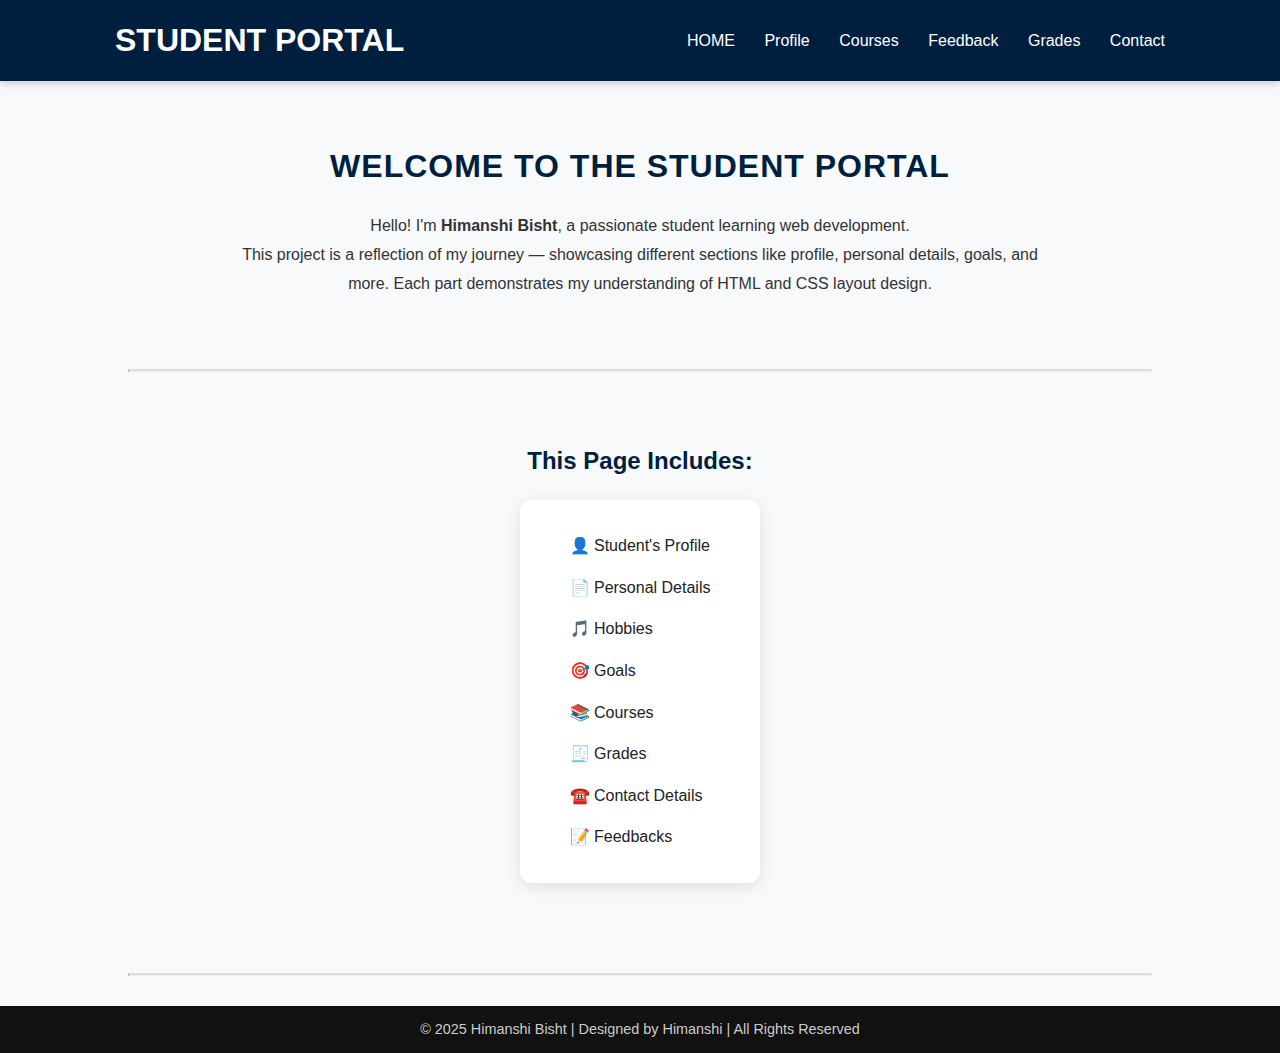
<file: index.html>
<!DOCTYPE html>
<html lang="en">
<head>
  <meta charset="UTF-8" />
  <meta name="viewport" content="width=device-width, initial-scale=1.0" />
  <title>Student Portal Project</title>
  <link rel="stylesheet" href="home.css" />
</head>
<body>

  <header>

    <div class="container">
     <h1>STUDENT PORTAL </h1>
      <nav>
          <a href="#" class="active">HOME</a>
        <a href="profile.html">Profile</a>
        <a href="course.html">Courses</a>
        <a href="feedback.html">Feedback</a>
        <a href="grade.html">Grades</a>
        <a href="contact.html">Contact</a>
      </nav>
    </div>
  </header>


  <section class="intro-section">
    <h1> WELCOME TO THE STUDENT PORTAL </h1>
    <p>
      Hello! I'm <b>Himanshi Bisht</b>, a passionate student learning web development.
      <br>
      This project is a reflection of my journey — showcasing different sections like
      profile, personal details, goals, and more. Each part demonstrates my understanding
      of HTML and CSS layout design.
    </p>
  </section>

  <hr class="divider" />

  <section class="content">
    <h2>This Page Includes:</h2>
    <div class="list-box">
      <ul>
        <li>👤 Student's Profile</li>
        <li>📄 Personal Details</li>
        <li>🎵 Hobbies</li>
        <li>🎯 Goals</li>
        <li>📚 Courses</li>
        <li>🧾 Grades</li>
        <li>☎️ Contact Details</li>
        <li>📝 Feedbacks</li>
      </ul>
    </div>
  </section>

  <hr class="divider" />

 
  <footer>
    <p>© 2025 Himanshi Bisht | Designed by Himanshi | All Rights Reserved</p>
  </footer>

</body>
</html>
</file>
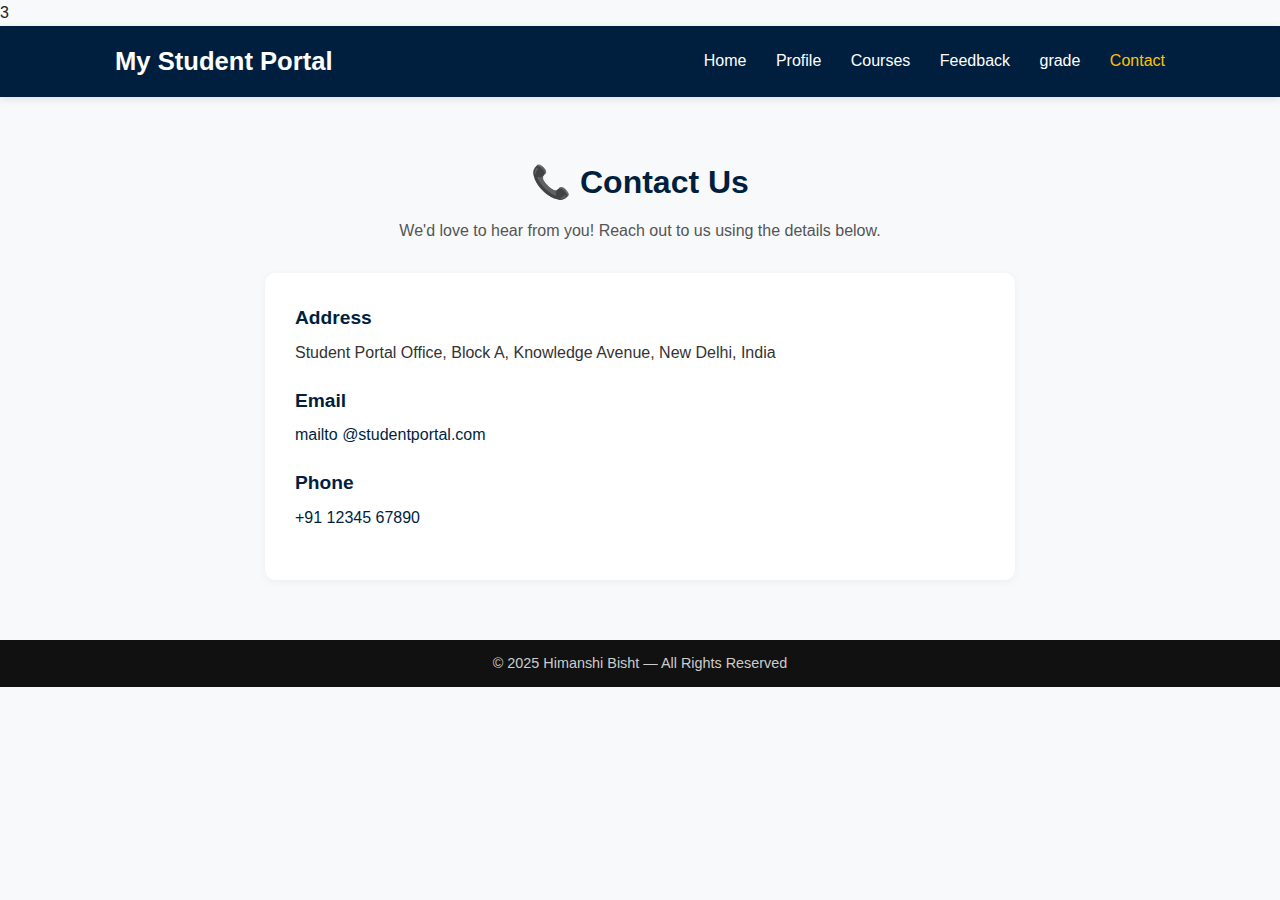
<file: contact.html>
<!DOCTYPE html>
<html lang="en">
<head>
  <meta charset="UTF-8" />
  <meta name="viewport" content="width=device-width, initial-scale=1.0" />
  <title>Contact Us | Student Portal</title>
  <link rel="stylesheet" href="contact.css" />
</head>
<body>
3
 
  <header>
    <div class="container">
      <h1>My Student Portal</h1>
      <nav>
        <a href="home.html">Home</a>
        <a href="profile.html">Profile</a>
        <a href="courses.html">Courses</a>
        <a href="feedback.html">Feedback</a>
        <a href="grade.html">grade</a>
        <a href="#" class="active">Contact</a>
      </nav>
    </div>
  </header>

 
  <main>
    <section class="contact-section">
      <h2>📞 Contact Us</h2>
      <p class="intro">
        We'd love to hear from you! Reach out to us using the details below.
      </p>

      <div class="contact-info">
        <div>
          <h3>Address</h3>
          <p>Student Portal Office, Block A, Knowledge Avenue, New Delhi, India</p>
        </div>

        <div>
          <h3> Email</h3>
          <p><a href="mailtoinfo@studentportal.com">mailto @studentportal.com</a></p>
        </div>

        <div>
          <h3>Phone</h3>
          <p><a href="tel:+911234567890">+91 12345 67890</a></p>
        </div>
      </div>
    </section>
  </main>


  <footer>
    <p>© 2025 Himanshi Bisht — All Rights Reserved</p>
  </footer>

</body>
</html>
</file>
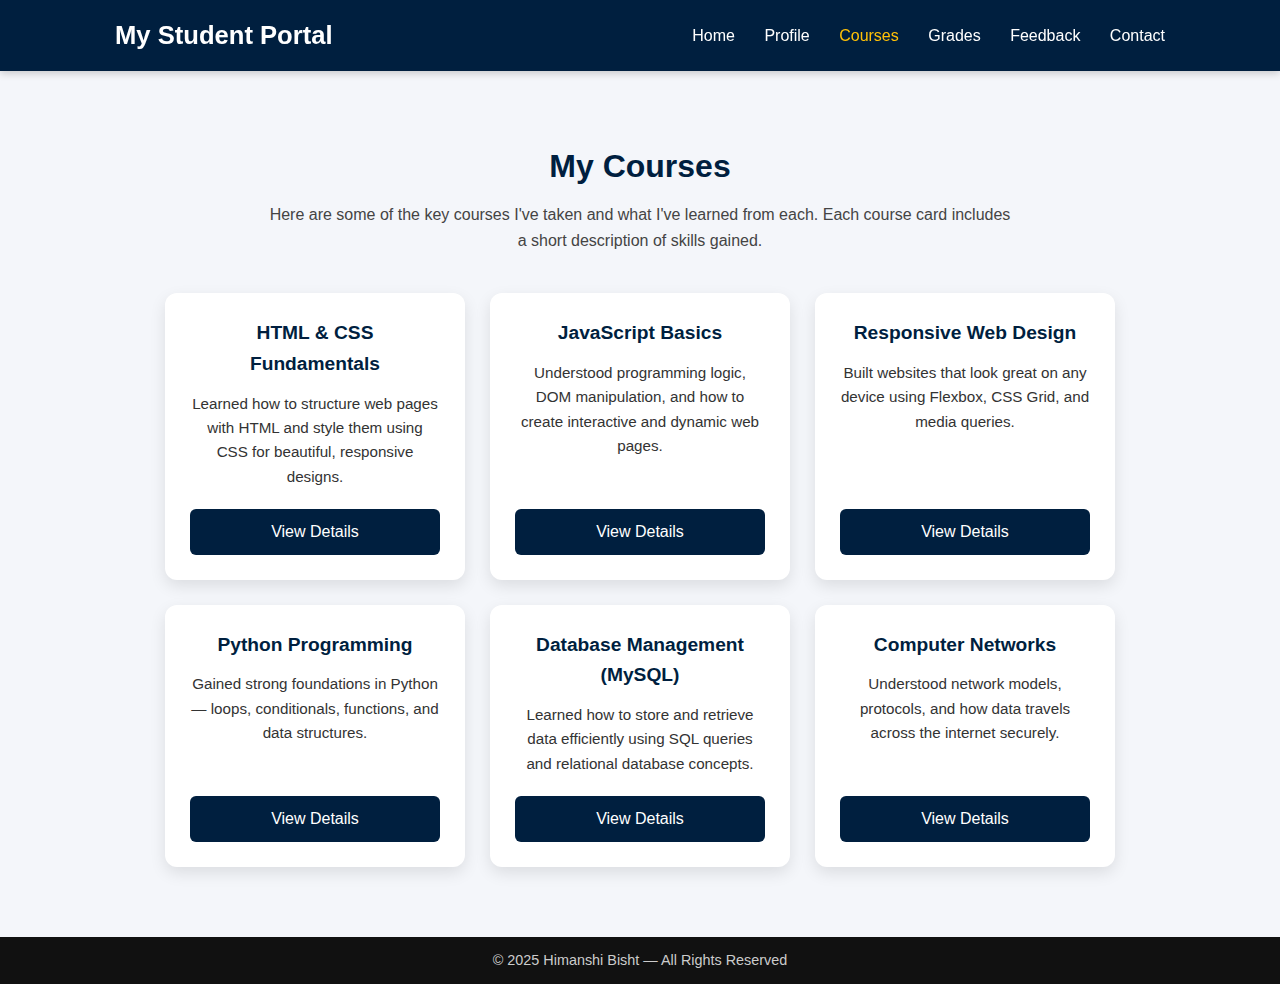
<file: course.html>
<!DOCTYPE html>
<html lang="en">
<head>
  <meta charset="UTF-8" />
  <meta name="viewport" content="width=device-width, initial-scale=1.0" />
  <title>📚 Courses | Student Portal</title>
  <link rel="stylesheet" href="course.css" />
</head>
<body>

  <header>
    <div class="container">
      <h1>My Student Portal</h1>
      <nav>
        <a href="home.html">Home</a>
        <a href="profile.html">Profile</a>
        <a href="#" class="active">Courses</a>
   <a href="grade.html">Grades</a>
   <a href="feedback.html">Feedback</a>
    <a href="contact.html">Contact</a>
      </nav>
    </div>
  </header>

 
  <main>
    <section class="courses-section">
      <h2> My Courses</h2>
      <p class="intro">
        Here are some of the key courses I've taken and what I've learned from each.  
        Each course card includes a short description of skills gained.
      </p>

      <div class="courses-container">
        <div class="course-card">
          <h3>HTML & CSS Fundamentals</h3>
          <p>Learned how to structure web pages with HTML and style them using CSS for beautiful, responsive designs.</p>
          <a href="#" class="btn">View Details</a>
        </div>

        <div class="course-card">
          <h3>JavaScript Basics</h3>
          <p>Understood programming logic, DOM manipulation, and how to create interactive and dynamic web pages.</p>
          <a href="#" class="btn">View Details</a>
        </div>

        <div class="course-card">
          <h3>Responsive Web Design</h3>
          <p>Built websites that look great on any device using Flexbox, CSS Grid, and media queries.</p>
          <a href="#" class="btn">View Details</a>
        </div>

        <div class="course-card">
          <h3>Python Programming</h3>
          <p>Gained strong foundations in Python — loops, conditionals, functions, and data structures.</p>
          <a href="#" class="btn">View Details</a>
        </div>

        <div class="course-card">
          <h3>Database Management (MySQL)</h3>
          <p>Learned how to store and retrieve data efficiently using SQL queries and relational database concepts.</p>
          <a href="#" class="btn">View Details</a>
        </div>

        <div class="course-card">
          <h3>Computer Networks</h3>
          <p>Understood network models, protocols, and how data travels across the internet securely.</p>
          <a href="#" class="btn">View Details</a>
        </div>
      </div>
    </section>
  </main>

  <footer>
    <p>© 2025 Himanshi Bisht — All Rights Reserved</p>
  </footer>

</body>
</html>
</file>
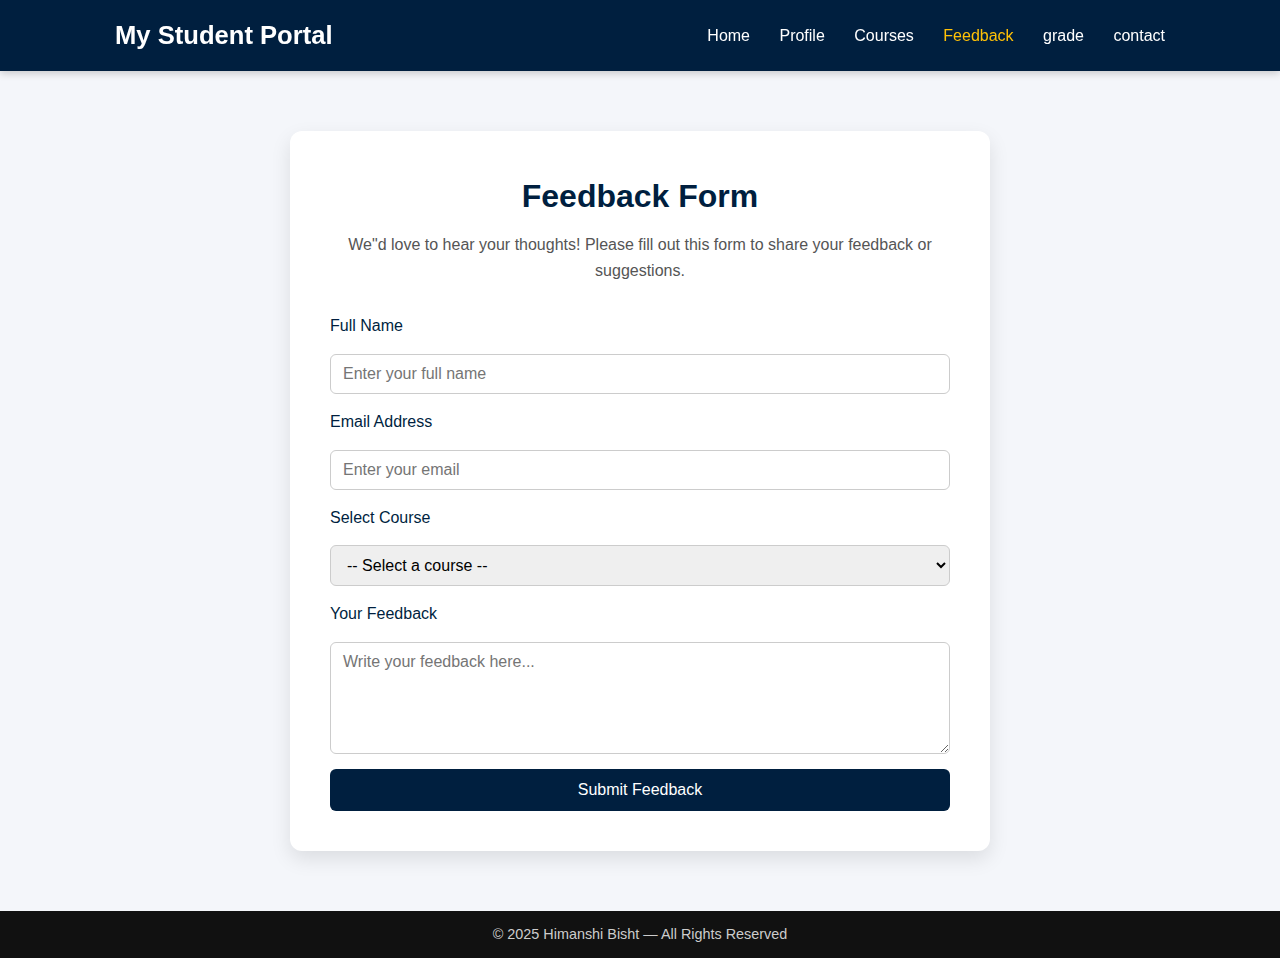
<file: feedback.html>
<!DOCTYPE html>
<html lang="en">
<head>
  <meta charset="UTF-8">
  <meta name="viewport" content="width=device-width, initial-scale=1.0">
  <title>Feedback | Student Portal</title>
  <link rel="stylesheet" href="feedback.css">
</head>
<body>


  <header>
    <div class="container">
      <h1>My Student Portal</h1>
      <nav>
        <a href="home.html">Home</a>
        <a href="profile.html">Profile</a>
        <a href="course.html">Courses</a>
        <a href="#" class="active">Feedback</a>
        <a href="grade.html">grade</a>
        <a href="contact.html">contact</a>
      </nav>
    </div>
  </header>

  <main>
    <section class="feedback-section">
      <h2>Feedback Form</h2>
      <p>We"d love to hear your thoughts! Please fill out this form to share your feedback or suggestions.</p>

      <form class="feedback-form" action="#" method="post">
        <label for="name">Full Name</label>
        <input type="text" id="name" name="name" placeholder="Enter your full name" required>

        <label for="email">Email Address</label>
        <input type="email" id="email" name="email" placeholder="Enter your email" required>

        <label for="course">Select Course</label>
        <select id="course" name="course" required>
          <option value="">-- Select a course --</option>
          <option value="webdev">Web Development</option>
          <option value="python">Python Programming</option>
          <option value="dbms">Database Management</option>
          <option value="networks">Computer Networks</option>
        </select>

        <label for="message">Your Feedback</label>
        <textarea id="message" name="message" rows="5" placeholder="Write your feedback here..." required></textarea>

        <button type="submit">Submit Feedback</button>
      </form>
    </section>
  </main>



  <footer>
    <p>© 2025 Himanshi Bisht — All Rights Reserved</p>
  </footer>

</body>
</html>
</file>
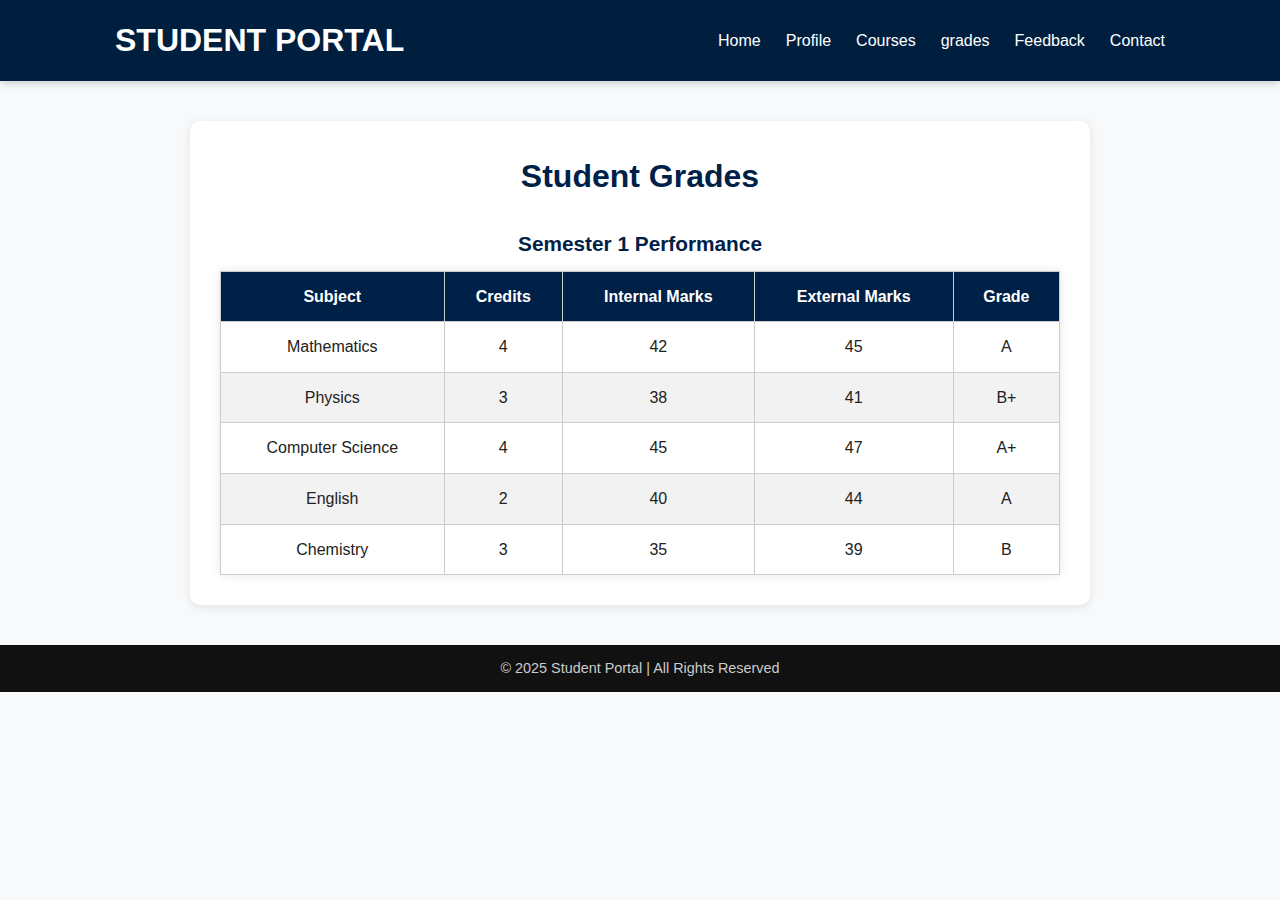
<file: grade.html>
<!DOCTYPE html>
<html lang="en">
<head>
  <meta charset="UTF-8" />
  <meta name="viewport" content="width=device-width, initial-scale=1.0" />
  <title>Grades - Student Portal</title>
  <link rel="stylesheet" href="grade.css" />
</head>
<body>
  
  <header>

    <div class="container">
     <h1>STUDENT PORTAL </h1>
      <nav>
       <a href="home.html">Home</a>
          <a href="profile.html">Profile</a>
        <a href="course.html">Courses</a>
       <a href="#" class="active">grades</a>
        <a href="feedback.html">Feedback</a>
        <a href="contact.html">Contact</a>
      </nav>
    </div>
  </header>


  <main>
    <h1>Student Grades</h1>
    <table>
      <caption>Semester 1 Performance</caption>
      <thead>
        <tr>
          <th>Subject</th>
          <th>Credits</th>
          <th>Internal Marks</th>
     <th>External Marks</th>
          <th>Grade</th>
        </tr>
      </thead>
      <tbody>
        <tr>
          <td >Mathematics</td>
          <td>4</td>
          <td >42</td>
          <td >45</td>
          <td>A</td>
        </tr>
        <tr>
          <td >Physics</td>
          <td >3</td>
          <td>38</td>
          <td >41</td>
          <td >B+</td>
        </tr>
        <tr>
          <td>Computer Science</td>
          <td >4</td>
          <td >45</td>
          <td >47</td>
          <td >A+</td>
        </tr>
        <tr>
          <td >English</td>
          <td>2</td>
          <td >40</td>
          <td >44</td>
          <td>A</td>
        </tr>
        <tr>
          <td>Chemistry</td>
          <td>3</td>
          <td>35</td>
          <td>39</td>
          <td >B</td>
        </tr>
      </tbody>
    </table>
  </main>

  <footer>
    <p>&copy; 2025 Student Portal | All Rights Reserved</p>
  </footer>
</body>
</html>
</file>
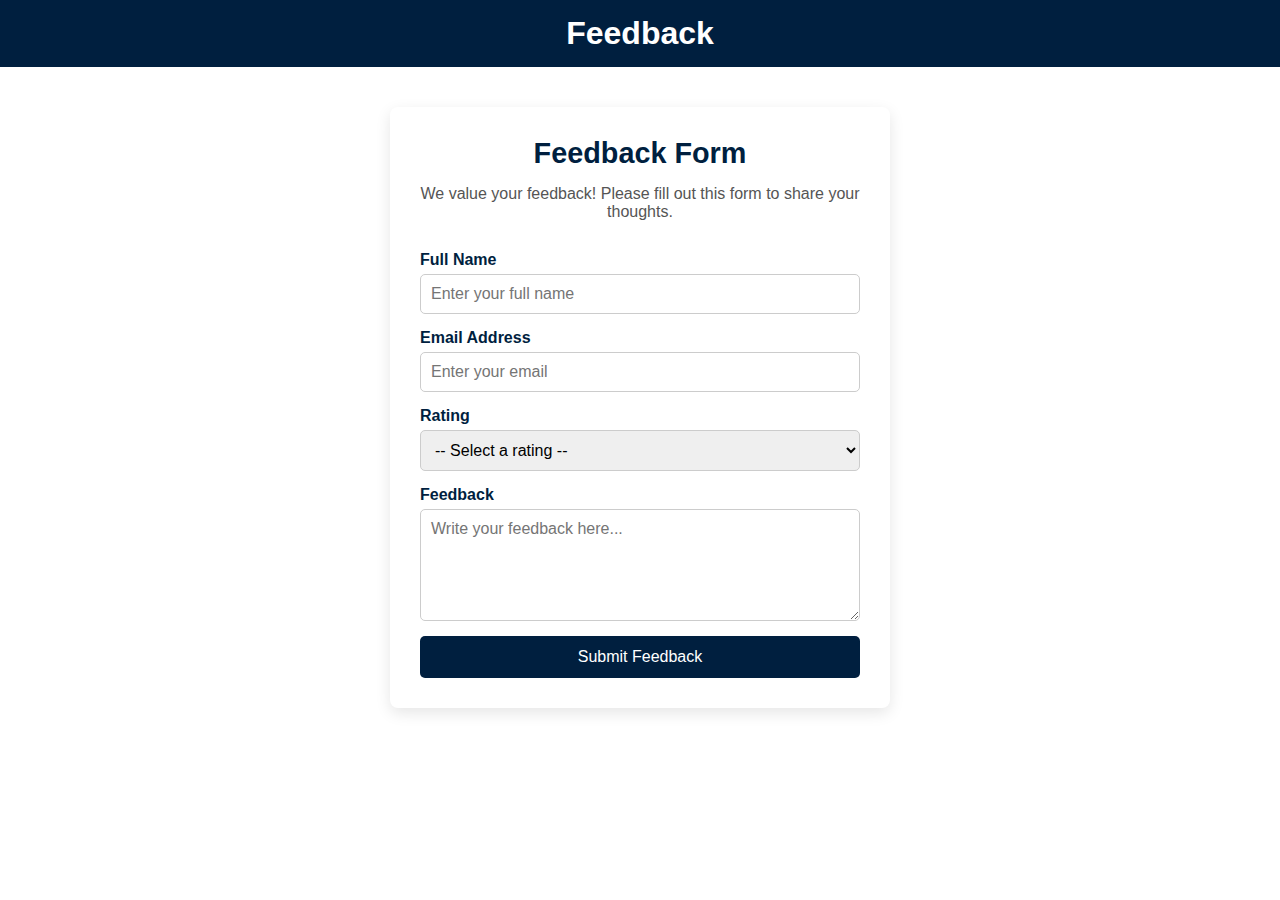
<file: minifeedback.html>
<!DOCTYPE html>
<html lang="en">
<head>
  <meta charset="UTF-8">
  <meta name="viewport" content="width=device-width, initial-scale=1.0">
  <title>Feedback Form UI Makeover</title>
  <link rel="stylesheet" href="mini feedback.css">
</head>
<body>

  <header>
    <div class="header-container">
      <h1>Feedback</h1>
    </div>
  </header>

  <main>
    <section class="feedback-section">
      <h2>Feedback Form</h2>
      <p>We value your feedback! Please fill out this form to share your thoughts.</p>

      <form class="feedback-form" action="#" method="post">
        <div class="form-group">
          <label for="name">Full Name</label>
          <input type="text" id="name" name="name" placeholder="Enter your full name" required>
        </div>

        <div class="form-group">
          <label for="email">Email Address</label>
          <input type="email" id="email" name="email" placeholder="Enter your email" required>
        </div>

        <div class="form-group">
          <label for="rating">Rating</label>
          <select id="rating" name="rating" required>
            <option value="">-- Select a rating --</option>
            <option value="excellent">Excellent</option>
            <option value="good">Good</option>
            <option value="average">Average</option>
            <option value="poor">Poor</option>
          </select>
        </div>

        <div class="form-group">
          <label for="comments">Feedback</label>
          <textarea id="comments" name="comments" rows="5" placeholder="Write your feedback here..." required></textarea>
        </div>

        <button type="submit">Submit Feedback</button>
      </form>
    </section>
  </main>

</body>
</html>
</file>
<file: home.css>
* {
  margin: 0;
  padding: 0;
  box-sizing: border-box;
  font-family: "Poppins", sans-serif;
}

body {
  background-color: #f8f9fb;
  color: #222;
  line-height: 1.6;
}


header {
  background-color: #001f3f;
  color: white;
  padding: 15px 0;
  box-shadow: 0 2px 8px rgba(0, 0, 0, 0.2);
  position:sticky;

}

.container {
  max-width: 1100px;
  margin: 0 auto;
  display: flex;
  justify-content: space-between;
  align-items: center;
  padding: 0 25px;
}

nav a {
  color: white;
  text-decoration: none;
  margin-left: 25px;
  font-weight: 500;
  transition: color 0.3s ease;
}

nav a:hover {
  color: #ffc107;
}

.intro-section {
  text-align: center;
  padding: 60px 20px 40px;
}

.intro-section h1 {
  color: #001f3f;
  font-size: 2rem;
  margin-bottom: 20px;
  letter-spacing: 1px;
}

.intro-section p {
  max-width: 800px;
  margin: 0 auto;
  color: #333;
  font-size: 1rem;
  line-height: 1.8;
}
 
.content {
  text-align: center;
  padding: 40px 20px 60px;
}

.content h2 {
  color: #001f3f;
  font-size: 1.5rem;
  margin-bottom: 20px;
}

.list-box {
  display: inline-block;
  background-color: white;
  border-radius: 12px;
  padding: 25px 50px;
  box-shadow: 0 4px 15px rgba(0, 0, 0, 0.1);
}

.list-box ul {
  list-style: none;
  text-align: left;
}

.list-box li {
  font-size: 1rem;
  padding: 8px 0;
}

.divider {
  
  border-top: 2px solid #ddd;
  margin: 30px auto;
  width: 80%;
}


footer {
  background-color: #111;
  color: #ccc;
  text-align: center;
  padding: 12px;
  font-size: 0.9rem;
}
</file>
<file: contact.css>
* {
  margin: 0;
  padding: 0;
  box-sizing: border-box;
  font-family: "Poppins", sans-serif;
}

body {
  background-color: #f8f9fb;
  color: #222;
  line-height: 1.6;
}
header {
  background-color: #001f3f;
  color: white;
  padding: 15px 0;
  box-shadow: 0 2px 8px rgba(0, 0, 0, 0.1);
  position: sticky;
  top: 0;
  z-index: 10;
}

header .container {
  max-width: 1100px;
  margin: 0 auto;
  display: flex;
  justify-content: space-between;
  align-items: center;
  padding: 0 25px;
}

header h1 {
  font-size: 1.6rem;
  font-weight: 600;
}

nav a {
  color: white;
  text-decoration: none;
  margin-left: 25px;
  font-weight: 500;
  transition: color 0.3s ease;
}

nav a:hover,
nav a.active {
  color: #ffc107;
}

.contact-section {
  max-width: 800px;
  margin: 60px auto;
  padding: 0 25px;
  text-align: center;
}

.contact-section h2 {
  color: #001f3f;
  font-size: 2rem;
  margin-bottom: 10px;
}

.contact-section .intro {
  color: #555;
  margin-bottom: 30px;
  font-size: 1rem;
}


.contact-info {
  text-align: left;
  background: white;
  border-radius: 10px;
  padding: 30px;
  box-shadow: 0 2px 8px rgba(0, 0, 0, 0.05);
}

.contact-info div {
  margin-bottom: 20px;
}

.contact-info h3 {
  color: #001f3f;
  font-size: 1.2rem;
  margin-bottom: 6px;
}

.contact-info p {
  color: #333;
  margin-bottom: 6px;
}

.contact-info a {
  color: #001f3f;
  text-decoration: none;
  transition: color 0.3s ease;
}

.contact-info a:hover {
  color: #ffc107;
}


footer {
  background-color: #111;
  color: #ccc;
  text-align: center;
  padding: 12px;
  margin-top: 40px;
  font-size: 0.9rem;
}
</file>
<file: course.css>
* {
  margin: 0;
  padding: 0;
  box-sizing: border-box;
  font-family: "Poppins", sans-serif;
}

body {
  background-color: #f4f6fa;
  color: #222;
  line-height: 1.6;
}

header {
  background-color: #001f3f; 
  color: #fff;
  padding: 15px 0;
  box-shadow: 0 2px 8px rgba(0, 0, 0, 0.2);
  position: sticky;
  top: 0;
  z-index: 100;
}

header .container {
  max-width: 1100px;
  margin: 0 auto;
  display: flex;
  justify-content: space-between;
  align-items: center;
  padding: 0 25px;
}

header h1 {
  font-size: 1.6rem;
  font-weight: 600;
}


nav a {
  color: #fff;
  text-decoration: none;
  margin-left: 25px;
  font-weight: 500;
  transition: color 0.3s ease;
}

nav a:hover,
nav a.active {
  color: #ffc107;
}

.courses-section {
  max-width: 1100px;
  margin: 70px auto;
  padding: 0 25px;
  text-align: center;
}

.courses-section h2 {
  color: #001f3f;
  font-size: 2rem;
  margin-bottom: 10px;
}

.courses-section .intro {
  color: #444;
  margin-bottom: 40px;
  font-size: 1rem;
  max-width: 750px;
  margin-left: auto;
  margin-right: auto;
}

.courses-container {
  display: flex;
  flex-wrap: wrap;
  justify-content: center;
  gap: 25px;
}

.course-card {
  background-color: #fff;
  border-radius: 12px;
  box-shadow: 0 6px 16px rgba(0, 0, 0, 0.1);
  padding: 25px;
  width: 300px;
  display: flex;
  flex-direction: column;
  justify-content: space-between;
  transition: transform 0.3s ease, box-shadow 0.3s ease;
}

.course-card:hover {
  transform: translateY(-8px);
  box-shadow: 0 8px 20px rgba(0, 0, 0, 0.15);
}

.course-card h3 {
  color: #001f3f;
  margin-bottom: 12px;
  font-size: 1.2rem;
}

.course-card p {
  color: #333;
  font-size: 0.95rem;
  flex-grow: 1;
  margin-bottom: 20px;
}

.btn {
  display: inline-block;
  text-decoration: none;
  background-color: #001f3f;
  color: #fff;
  padding: 10px 16px;
  border-radius: 6px;
  font-weight: 500;
  transition: background-color 0.3s ease;
}

.btn:hover {
  background-color: #ffc107;
  color: #001f3f;
}

footer {
  background-color: #111;
  color: #ccc;
  text-align: center;
  padding: 12px;
  margin-top: 60px;
  font-size: 0.9rem;
}
</file>
<file: feedback.css>
* {
  margin: 0;
  padding: 0;
  box-sizing: border-box;
  font-family: "Poppins", sans-serif;
}

body {
  background-color: #f4f6fa;
  color: #222;
  line-height: 1.6;
}

header {
  background-color: #001f3f;
  color: #fff;
  padding: 15px 0;
  box-shadow: 0 2px 8px rgba(0, 0, 0, 0.2);
  position: sticky;
  top: 0;
  z-index: 100;
}

header .container {
  max-width: 1100px;
  margin: 0 auto;
  display: flex;
  justify-content: space-between;
  align-items: center;
  padding: 0 25px;
}

header h1 {
  font-size: 1.6rem;
  font-weight: 600;
}

nav a {
  color: #fff;
  text-decoration: none;
  margin-left: 25px;
  font-weight: 500;
  transition: color 0.3s ease;
}

nav a:hover,
nav a.active {
  color: #ffc107;
}

.feedback-section {
  max-width: 700px;
  margin: 60px auto;
  background-color: #fff;
  padding: 40px;
  border-radius: 12px;
  box-shadow: 0 8px 20px rgba(0, 0, 0, 0.1);
}

.feedback-section h2 {
  text-align: center;
  color: #001f3f;
  margin-bottom: 10px;
  font-size: 2rem;
}

.feedback-section p {
  text-align: center;
  color: #555;
  margin-bottom: 30px;
  font-size: 1rem;
}


.feedback-form {
  display: flex;
  flex-direction: column;
  gap: 15px;
}

.feedback-form label {
  font-weight: 500;
  color: #001f3f;
}

.feedback-form input,
.feedback-form select,
.feedback-form textarea {
  padding: 10px 12px;
  border-radius: 6px;
  border: 1px solid #ccc;
  font-size: 1rem;
  outline: none;
  transition: border-color 0.3s ease;
}

.feedback-form input:focus,
.feedback-form select:focus,
.feedback-form textarea:focus {
  border-color: #001f3f;
}

.feedback-form button {
  background-color: #001f3f;
  color: #fff;
  padding: 12px;
  border: none;
  border-radius: 6px;
  font-size: 1rem;
  cursor: pointer;
  transition: background 0.3s ease;
}

.feedback-form button:hover {
  background-color: #ffc107;
  color: #001f3f;
}


footer {
  background-color: #111;
  color: #ccc;
  text-align: center;
  padding: 12px;
  margin-top: 40px;
  font-size: 0.9rem;
}
</file>
<file: grade.css>
* {
  margin: 0;
  padding: 0;
  box-sizing: border-box;
  font-family: "Poppins", sans-serif;
}

body {
  background-color: #f8f9fa;
  color: #222;
  line-height: 1.6;
}

header {
  background-color: #001f3f;
  color: white;
  padding: 15px 0;
  box-shadow: 0 2px 8px rgba(0, 0, 0, 0.2);
  

}

nav {
  display: flex;
  gap: 25px;
}

.container {
  max-width: 1100px;
  margin: 0 auto;
  display: flex;
  justify-content: space-between;
  align-items: center;
  padding: 0 25px;


}


nav ul {
  list-style: none;
  display: flex;
  justify-content: center;
  gap: 25px;
}

nav a {
  text-decoration: none;
  color: white;
  font-weight: 500;
  transition: color 0.3s ease;
}

nav a:hover {
  color: #ffc107;
}


main {
  max-width: 900px;
  margin: 40px auto;
  background: white;
  padding: 30px;
  border-radius: 10px;
  box-shadow: 0 2px 10px rgba(0, 0, 0, 0.1);
}

main h1 {
  text-align: center;
  color: #002147;
  margin-bottom: 25px;
}

table {
  width: 100%;
  border-collapse: collapse;
  box-shadow: 0 0 10px rgba(0, 0, 0, 0.1);
  margin-top: 20px;
}

caption {
  font-size: 1.3rem;
  font-weight: bold;
  color: #002147;
  margin-bottom: 10px;
  caption-side: top;
}

thead {
  background-color: #002147;
  color: white;
}

th,
td {
  border: 1px solid #ccc;
  padding: 12px 15px;
  text-align: center;
}

th {
  font-weight: 600;
}

tbody tr:nth-child(even) {
  background-color: #f2f2f2;
}

tbody tr:hover {
  background-color: #e8f0fe;
  transition: 0.2s ease-in-out;
}

footer {
  background-color: #111;
  color: #ccc;
  text-align: center;
  padding: 12px;
  font-size: 0.9rem;
  margin-top: 40px;
}


@media (max-width: 600px) {
  table,
  thead,
  tbody,
  th,
  td,
  tr {
    display: block;
  }

  thead tr {
    display: none;
  }

  td {
    text-align: right;
    padding-left: 50%;
    position: relative;
  }

  td::before {
    content: attr(data-label);
    position: absolute;
    left: 15px;
    width: 45%;
    text-align: left;
    font-weight: 600;
    color: #002147;
  }
}
</file>
<file: mini feedback.css>
* {
  margin: 0;
  padding: 0;
  box-sizing: border-box;
  font-family: Arial, sans-serif;
}


header {
  background-color: #001f3f;
  color: #fff;
  text-align: center;
  padding: 15px 0;
}

.feedback-section {
  max-width: 500px;
  margin: 40px auto;
  padding: 30px;
  background-color: #fff;
  border-radius: 8px;
  box-shadow: 0 5px 15px rgba(0,0,0,0.1);
}


.feedback-form {
  display: flex;
  flex-direction: column;
  gap: 15px;
}

.form-group {
  display: flex;
  flex-direction: column;
}

label {
  margin-bottom: 5px;
  font-weight: bold;
  color: #001f3f;
}

input, select, textarea {
  padding: 10px;
  border: 1px solid #ccc;
  border-radius: 5px;
  font-size: 1rem;
  outline: none;
}


input:focus, select:focus, textarea:focus {
  border-color: #001f3f;
}


button {
  padding: 12px;
  background-color: #001f3f;
  color: #fff;
  border: none;
  border-radius: 5px;
  cursor: pointer;
  font-size: 1rem;
}

button:hover {
  background-color: #ffc107;
  color: #001f3f;
}


.feedback-section h2 {
  text-align: center;
  color: #001f3f;
  font-size: 1.8rem;
  margin-bottom: 15px; 
}

.feedback-section p {
  text-align: center;
  color: #555;
  font-size: 1rem;
  margin-bottom: 30px; 
}
</file>
